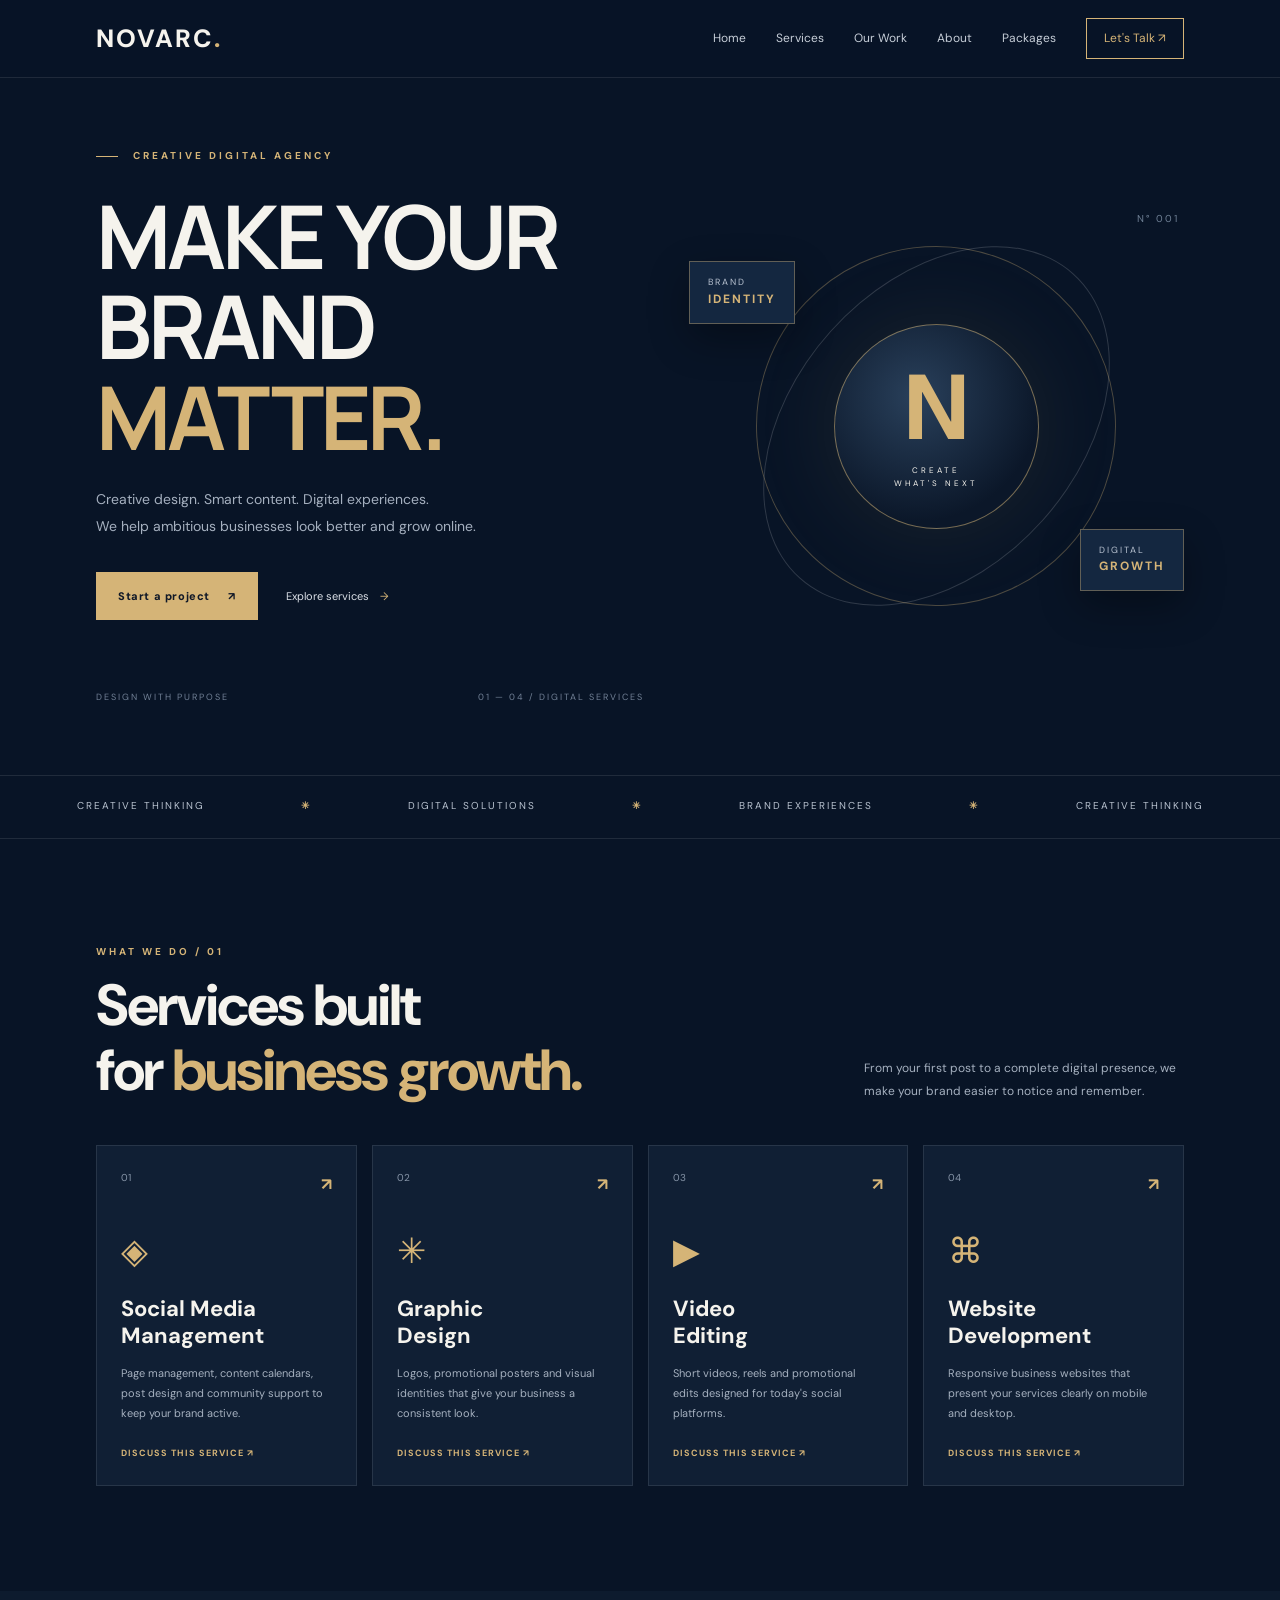
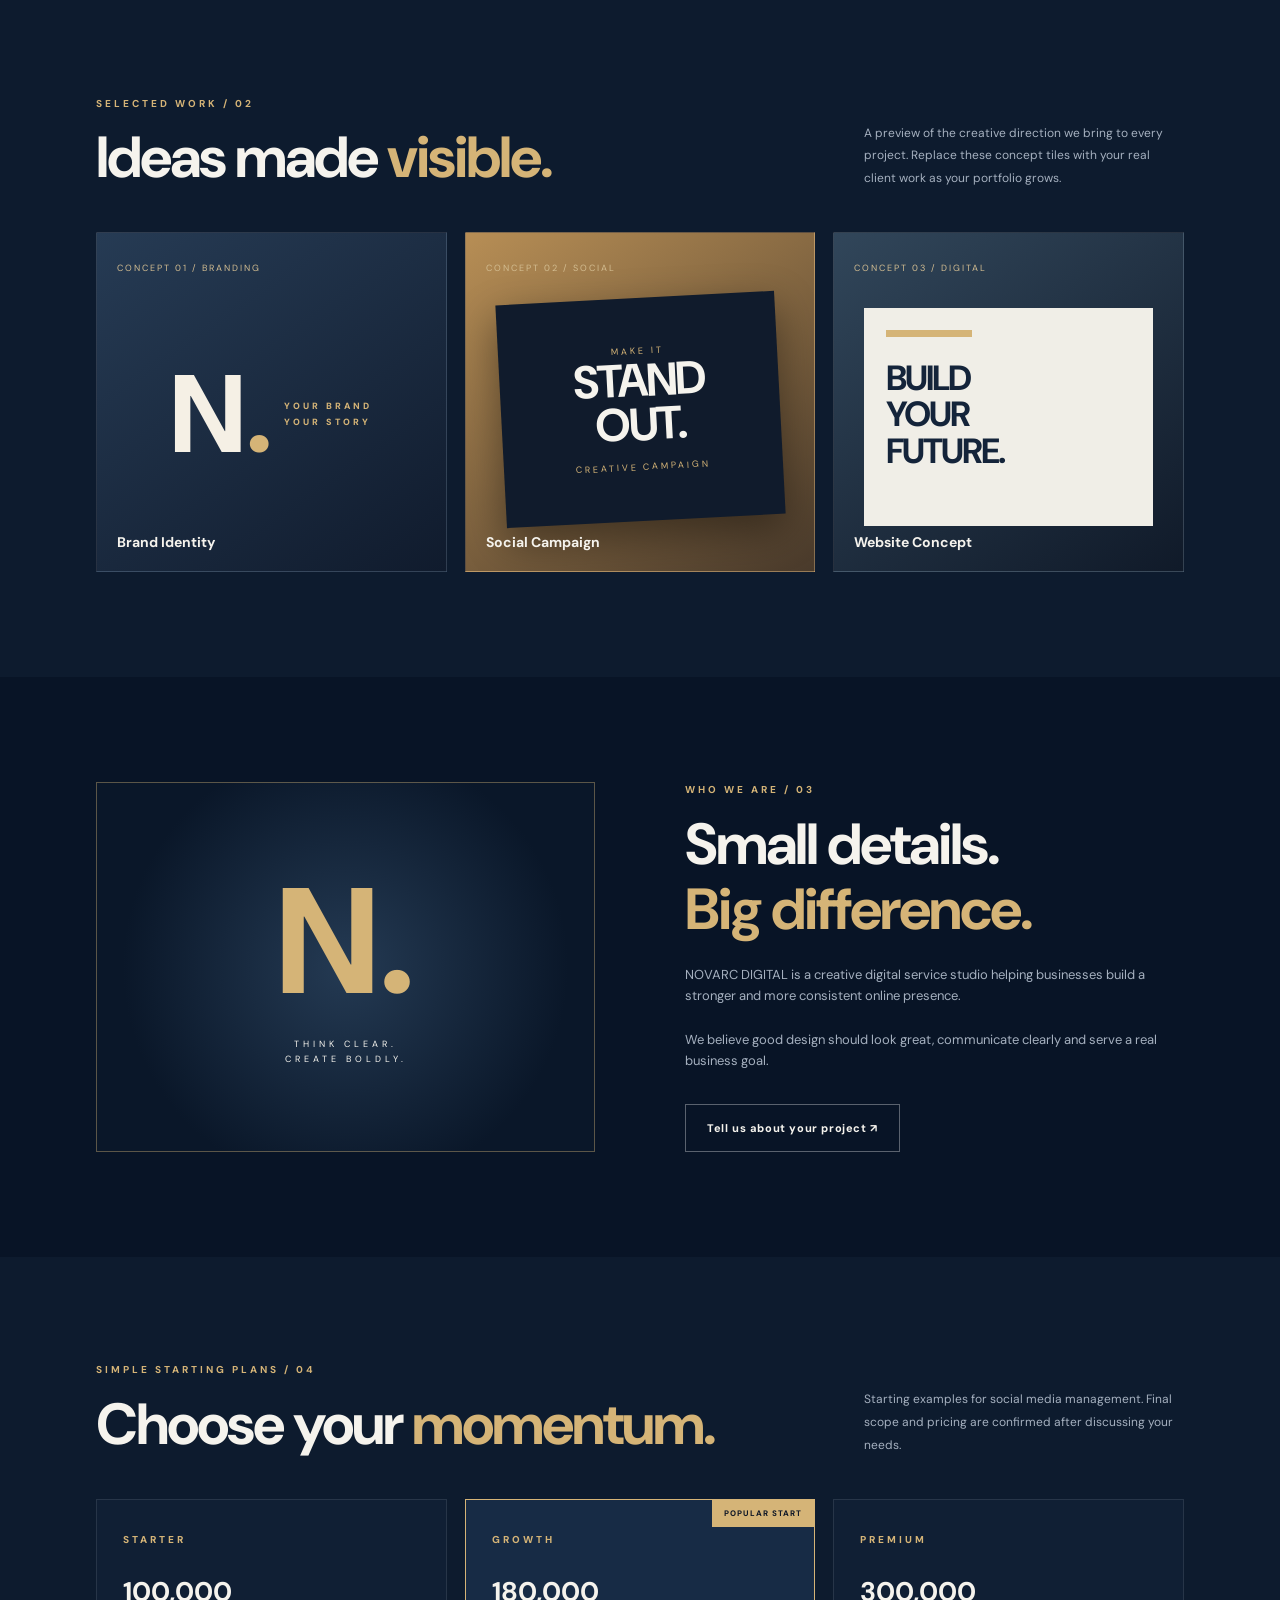
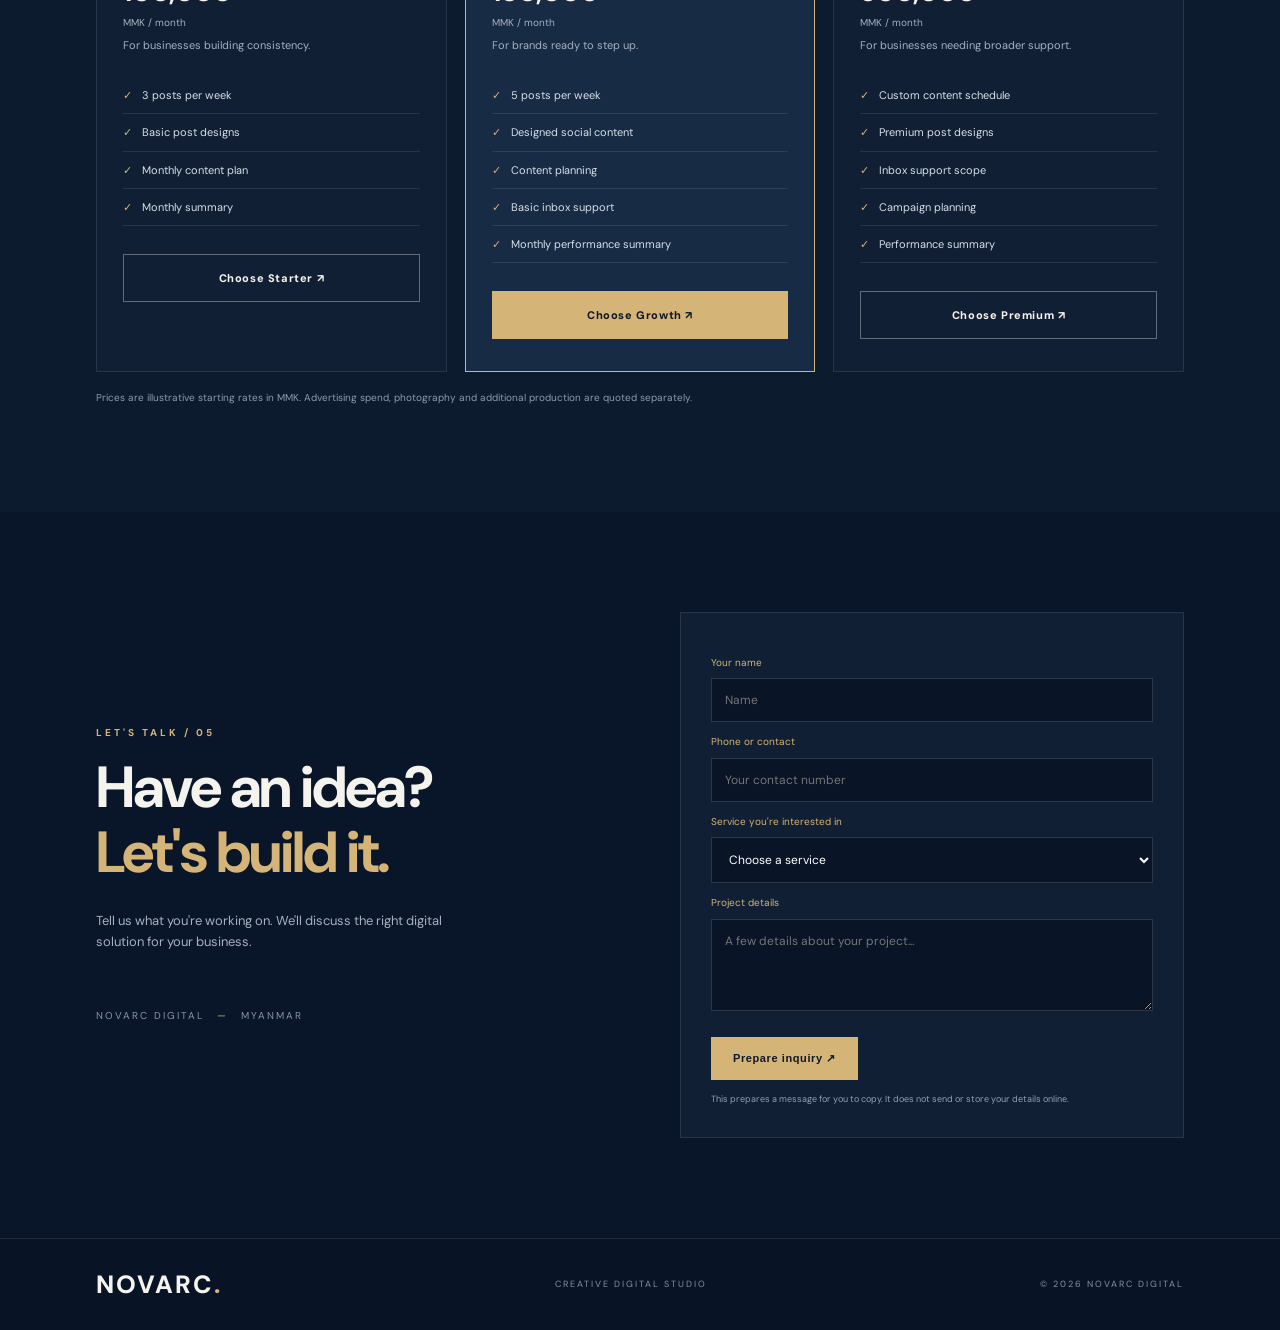
<file: index.html>
<!doctype html>
<html lang="en">
<head>
<meta charset="utf-8">
<meta name="viewport" content="width=device-width,initial-scale=1">
<meta name="theme-color" content="#081426">
<meta name="description" content="NOVARC DIGITAL — creative digital services for growing businesses.">
<title>NOVARC DIGITAL — Creative Digital Agency</title>
<link rel="stylesheet" href="style.css">
</head>
<body>
<header class="site-header">
  <a class="brand" href="#home">NOVARC<span>.</span></a>
  <button class="menu-toggle" id="menuToggle" aria-label="Toggle navigation" aria-expanded="false">☰</button>
  <nav id="mainNav">
    <a href="#home">Home</a><a href="#services">Services</a><a href="#work">Our Work</a>
    <a href="#about">About</a><a href="#pricing">Packages</a><a class="nav-cta" href="#contact">Let's Talk ↗</a>
  </nav>
</header>

<main>
<section class="hero section-wrap" id="home">
  <div class="hero-copy">
    <p class="eyebrow"><i></i> CREATIVE DIGITAL AGENCY</p>
    <h1>MAKE YOUR<br>BRAND <em>MATTER.</em></h1>
    <p class="lead">Creative design. Smart content. Digital experiences.<br>We help ambitious businesses look better and grow online.</p>
    <div class="actions"><a class="button button-gold" href="#contact">Start a project <b>↗</b></a><a class="text-link" href="#services">Explore services <span>→</span></a></div>
    <div class="hero-foot"><span>DESIGN WITH PURPOSE</span><span>01 — 04 / DIGITAL SERVICES</span></div>
  </div>
  <div class="hero-art" aria-label="Abstract NOVARC digital artwork">
    <div class="orbit orbit-a"></div><div class="orbit orbit-b"></div>
    <div class="art-core"><span>N</span><small>CREATE<br>WHAT'S NEXT</small></div>
    <div class="float-tag tag-top">BRAND<br><strong>IDENTITY</strong></div>
    <div class="float-tag tag-bottom">DIGITAL<br><strong>GROWTH</strong></div>
    <div class="art-index">N° 001</div>
  </div>
</section>

<div class="ticker"><span>CREATIVE THINKING</span><b>✳</b><span>DIGITAL SOLUTIONS</span><b>✳</b><span>BRAND EXPERIENCES</span><b>✳</b><span>CREATIVE THINKING</span></div>

<section class="section-wrap section" id="services">
  <div class="section-head"><div><p class="eyebrow">WHAT WE DO / 01</p><h2>Services built<br>for <em>business growth.</em></h2></div><p class="section-intro">From your first post to a complete digital presence, we make your brand easier to notice and remember.</p></div>
  <div class="service-grid">
    <article class="service-card"><div class="service-top"><span>01</span><b>↗</b></div><div class="service-symbol">◈</div><h3>Social Media<br>Management</h3><p>Page management, content calendars, post design and community support to keep your brand active.</p><a href="#contact">DISCUSS THIS SERVICE ↗</a></article>
    <article class="service-card"><div class="service-top"><span>02</span><b>↗</b></div><div class="service-symbol">✳</div><h3>Graphic<br>Design</h3><p>Logos, promotional posters and visual identities that give your business a consistent look.</p><a href="#contact">DISCUSS THIS SERVICE ↗</a></article>
    <article class="service-card"><div class="service-top"><span>03</span><b>↗</b></div><div class="service-symbol">▶</div><h3>Video<br>Editing</h3><p>Short videos, reels and promotional edits designed for today's social platforms.</p><a href="#contact">DISCUSS THIS SERVICE ↗</a></article>
    <article class="service-card"><div class="service-top"><span>04</span><b>↗</b></div><div class="service-symbol">⌘</div><h3>Website<br>Development</h3><p>Responsive business websites that present your services clearly on mobile and desktop.</p><a href="#contact">DISCUSS THIS SERVICE ↗</a></article>
  </div>
</section>

<section class="work-section" id="work"><div class="section-wrap section">
  <div class="section-head"><div><p class="eyebrow">SELECTED WORK / 02</p><h2>Ideas made <em>visible.</em></h2></div><p class="section-intro">A preview of the creative direction we bring to every project. Replace these concept tiles with your real client work as your portfolio grows.</p></div>
  <div class="work-grid">
    <article class="work-tile work-one"><span>CONCEPT 01 / BRANDING</span><div class="mock-brand">N<span>.</span><small>YOUR BRAND<br>YOUR STORY</small></div><h3>Brand Identity</h3></article>
    <article class="work-tile work-two"><span>CONCEPT 02 / SOCIAL</span><div class="poster"><small>MAKE IT</small><strong>STAND<br>OUT.</strong><i>CREATIVE CAMPAIGN</i></div><h3>Social Campaign</h3></article>
    <article class="work-tile work-three"><span>CONCEPT 03 / DIGITAL</span><div class="web-mock"><div></div><b>BUILD<br>YOUR<br>FUTURE.</b></div><h3>Website Concept</h3></article>
  </div>
</div></section>

<section class="section-wrap about-section section" id="about">
  <div class="about-mark"><span>N.</span><small>THINK CLEAR.<br>CREATE BOLDLY.</small></div>
  <div class="about-copy"><p class="eyebrow">WHO WE ARE / 03</p><h2>Small details.<br><em>Big difference.</em></h2><p>NOVARC DIGITAL is a creative digital service studio helping businesses build a stronger and more consistent online presence.</p><p>We believe good design should look great, communicate clearly and serve a real business goal.</p><a class="button button-outline" href="#contact">Tell us about your project ↗</a></div>
</section>

<section class="pricing-section" id="pricing"><div class="section-wrap section">
  <div class="section-head"><div><p class="eyebrow">SIMPLE STARTING PLANS / 04</p><h2>Choose your <em>momentum.</em></h2></div><p class="section-intro">Starting examples for social media management. Final scope and pricing are confirmed after discussing your needs.</p></div>
  <div class="pricing-grid">
    <article class="price-card"><p class="plan-name">STARTER</p><h3>100,000 <small>MMK / month</small></h3><p>For businesses building consistency.</p><ul><li>3 posts per week</li><li>Basic post designs</li><li>Monthly content plan</li><li>Monthly summary</li></ul><a href="#contact" class="button button-outline">Choose Starter ↗</a></article>
    <article class="price-card recommended"><div class="ribbon">POPULAR START</div><p class="plan-name">GROWTH</p><h3>180,000 <small>MMK / month</small></h3><p>For brands ready to step up.</p><ul><li>5 posts per week</li><li>Designed social content</li><li>Content planning</li><li>Basic inbox support</li><li>Monthly performance summary</li></ul><a href="#contact" class="button button-gold">Choose Growth ↗</a></article>
    <article class="price-card"><p class="plan-name">PREMIUM</p><h3>300,000 <small>MMK / month</small></h3><p>For businesses needing broader support.</p><ul><li>Custom content schedule</li><li>Premium post designs</li><li>Inbox support scope</li><li>Campaign planning</li><li>Performance summary</li></ul><a href="#contact" class="button button-outline">Choose Premium ↗</a></article>
  </div>
  <p class="fine-print">Prices are illustrative starting rates in MMK. Advertising spend, photography and additional production are quoted separately.</p>
</div></section>

<section class="contact-section" id="contact"><div class="section-wrap contact-layout">
  <div><p class="eyebrow">LET'S TALK / 05</p><h2>Have an idea?<br><em>Let's build it.</em></h2><p class="contact-text">Tell us what you're working on. We'll discuss the right digital solution for your business.</p><div class="contact-note">NOVARC DIGITAL <span>—</span> MYANMAR</div></div>
  <form id="inquiryForm" class="contact-form">
    <label for="name">Your name</label><input id="name" name="name" required placeholder="Name">
    <label for="phone">Phone or contact</label><input id="phone" name="phone" required placeholder="Your contact number">
    <label for="service">Service you're interested in</label><select id="service" name="service" required><option value="">Choose a service</option><option>Social Media Management</option><option>Graphic Design</option><option>Video Editing</option><option>Website Development</option><option>Multiple services</option></select>
    <label for="details">Project details</label><textarea id="details" name="details" rows="4" placeholder="A few details about your project..."></textarea>
    <button class="button button-gold" type="submit">Prepare inquiry ↗</button>
    <p class="form-help" id="formHelp">This prepares a message for you to copy. It does not send or store your details online.</p>
  </form>
</div></section>
</main>
<footer class="site-footer"><a class="brand" href="#home">NOVARC<span>.</span></a><p>CREATIVE DIGITAL STUDIO</p><p>© <span id="year"></span> NOVARC DIGITAL</p></footer>
<script src="script.js"></script>
</body></html>
</file>
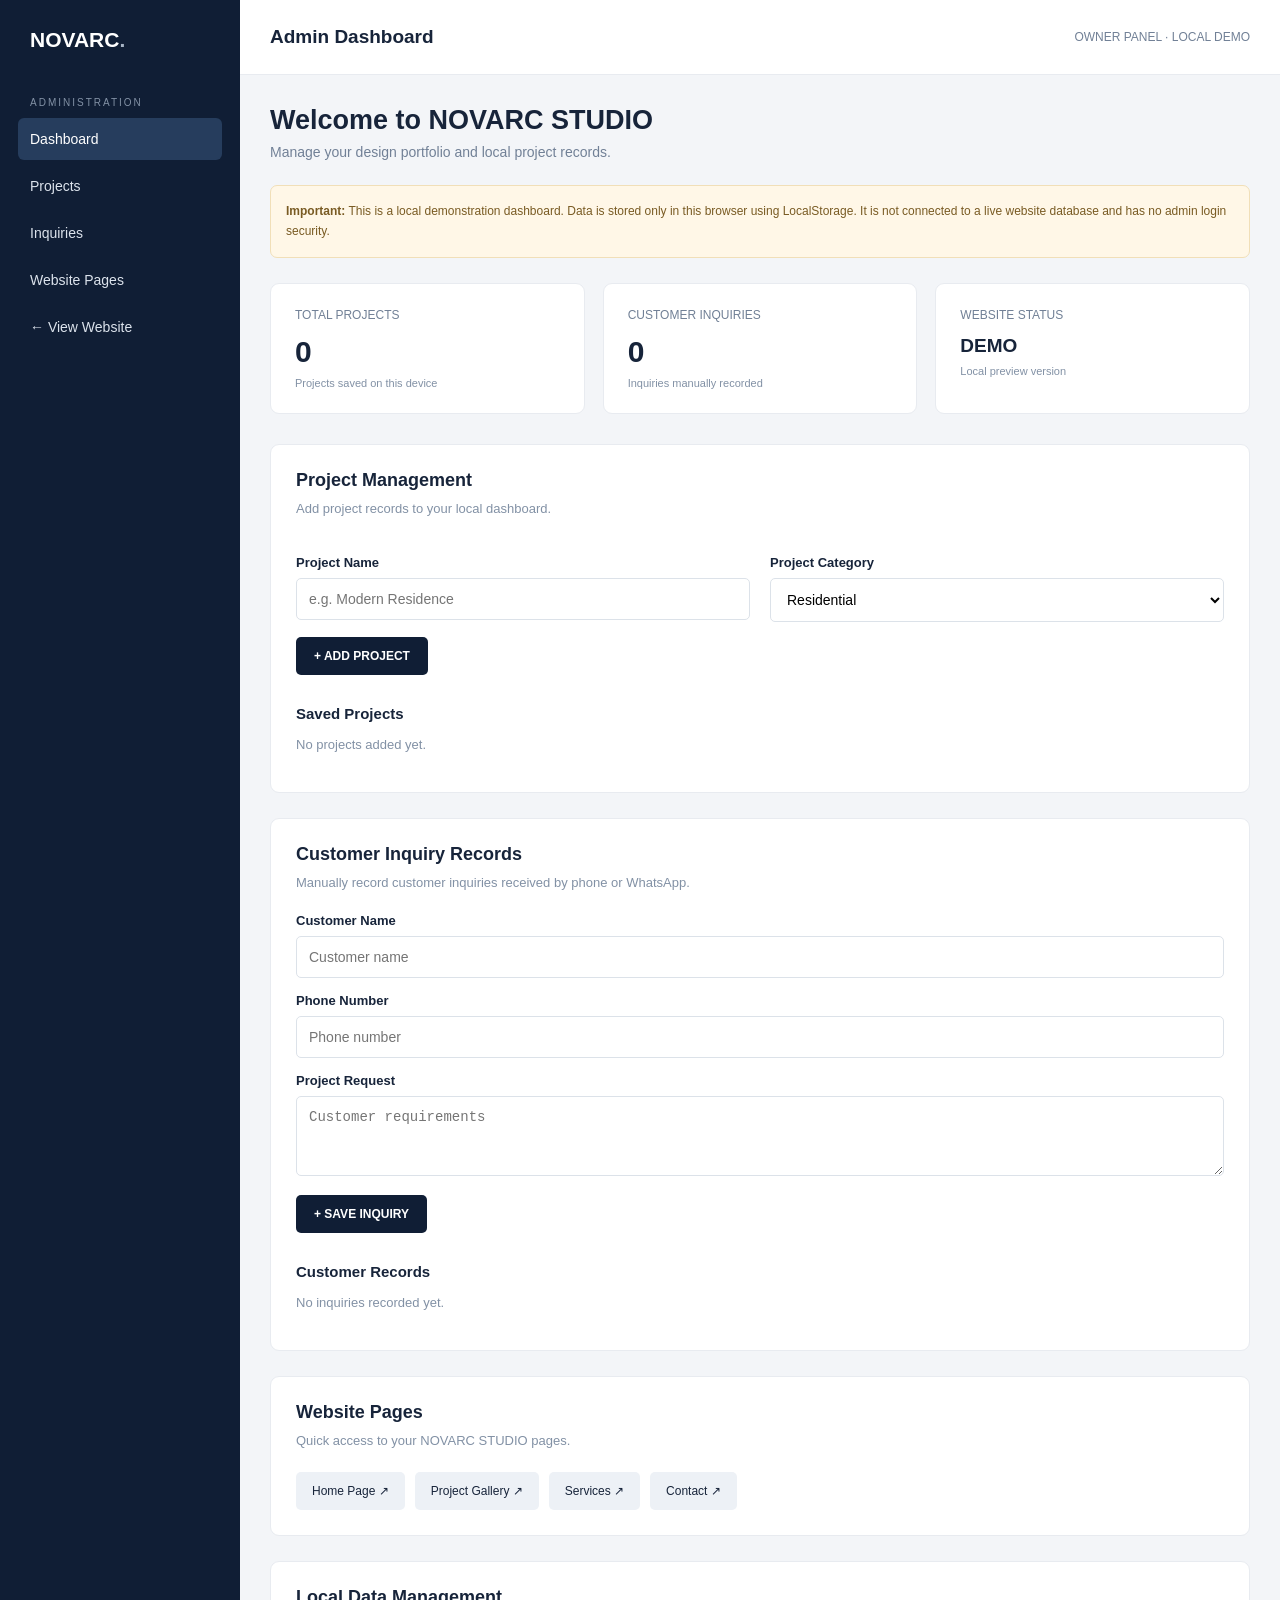
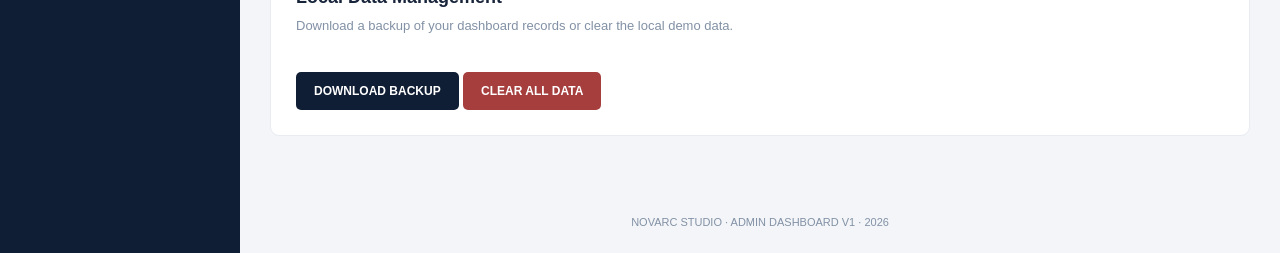
<file: admin.html>
<!DOCTYPE html>
<html lang="en">
<head>
<meta charset="UTF-8">
<meta name="viewport" content="width=device-width, initial-scale=1.0">
<title>Admin Dashboard | NOVARC STUDIO</title>

<style>
*{box-sizing:border-box;margin:0;padding:0}
body{font-family:Arial,sans-serif;background:#f3f5f8;color:#17243a}
.layout{display:flex;min-height:100vh}
.sidebar{width:240px;background:#101e35;color:white;padding:28px 18px;flex-shrink:0}
.brand{font-size:21px;font-weight:bold;padding:0 12px 35px}
.brand span{color:#a7b4c5}
.menu-title{font-size:10px;color:#8291a5;letter-spacing:2px;padding:10px 12px}
.sidebar a{display:block;color:#dce3ec;text-decoration:none;padding:13px 12px;border-radius:6px;font-size:14px;margin-bottom:5px}
.sidebar a:hover,.sidebar a.active{background:#263d5d;color:white}
.main{flex:1;min-width:0}
.topbar{height:75px;background:white;padding:0 30px;display:flex;align-items:center;justify-content:space-between;border-bottom:1px solid #e8ebf0}
.topbar h2{font-size:19px}
.admin-label{font-size:12px;color:#718096}
.content{padding:30px;max-width:1250px;margin:auto}
.welcome{margin-bottom:25px}
.welcome h1{font-size:27px;margin-bottom:8px}
.welcome p{color:#718096;font-size:14px}
.stats{display:grid;grid-template-columns:repeat(3,1fr);gap:18px;margin-bottom:30px}
.stat{background:white;padding:24px;border-radius:9px;border:1px solid #e8ebf0}
.stat p{font-size:12px;color:#718096;margin-bottom:13px}
.stat strong{font-size:30px}
.stat small{display:block;color:#8291a5;font-size:11px;margin-top:8px}
.panel{background:white;padding:25px;border-radius:9px;border:1px solid #e8ebf0;margin-bottom:25px}
.panel h2{font-size:18px;margin-bottom:8px}
.panel-desc{font-size:13px;color:#8291a5;margin-bottom:20px;line-height:1.6}
.grid{display:grid;grid-template-columns:1fr 1fr;gap:20px}
label{display:block;font-size:13px;font-weight:bold;margin:15px 0 8px}
input,select,textarea{width:100%;padding:12px;border:1px solid #dce2e9;border-radius:5px;font-size:14px;background:white}
textarea{height:80px;resize:vertical}
.btn{display:inline-block;border:0;background:#101e35;color:white;padding:12px 18px;border-radius:5px;font-size:12px;font-weight:bold;cursor:pointer;margin-top:15px}
.btn:hover{background:#263d5d}
.btn-danger{background:#a63e3e;margin:0}
.btn-danger:hover{background:#842d2d}
.project-item,.inquiry-item{border-top:1px solid #edf0f4;padding:15px 0;display:flex;justify-content:space-between;align-items:center;gap:12px}
.item-info strong{font-size:14px;display:block;margin-bottom:6px}
.item-info span{font-size:12px;color:#8291a5}
.quick-links{display:flex;flex-wrap:wrap;gap:10px}
.quick-links a{background:#edf1f6;color:#17243a;text-decoration:none;padding:12px 16px;border-radius:5px;font-size:12px}
.empty{font-size:13px;color:#8291a5;padding:15px 0}
.notice{background:#fff7e7;border:1px solid #f1dfb8;padding:15px;border-radius:7px;font-size:12px;color:#795b23;line-height:1.7;margin-bottom:25px}
footer{text-align:center;padding:25px;color:#8291a5;font-size:11px}
@media(max-width:800px){
.layout{display:block}
.sidebar{width:100%;padding:15px}
.brand{padding:5px 8px 15px}
.sidebar nav{display:flex;flex-wrap:wrap;gap:5px}
.sidebar a{padding:10px;font-size:12px}
.menu-title{display:none}
.topbar{height:60px;padding:0 18px}
.content{padding:20px 15px}
.stats{grid-template-columns:1fr 1fr}
.grid{grid-template-columns:1fr}
}
@media(max-width:430px){
.stats{grid-template-columns:1fr}
.welcome h1{font-size:23px}
.panel{padding:18px}
}
</style>
</head>

<body>

<div class="layout">

<aside class="sidebar">
<div class="brand">NOVARC<span>.</span></div>

<p class="menu-title">ADMINISTRATION</p>
<nav>
<a href="#overview" class="active">Dashboard</a>
<a href="#projects">Projects</a>
<a href="#inquiries">Inquiries</a>
<a href="#links">Website Pages</a>
<a href="index.html">← View Website</a>
</nav>
</aside>

<div class="main">

<header class="topbar">
<h2>Admin Dashboard</h2>
<span class="admin-label">OWNER PANEL · LOCAL DEMO</span>
</header>

<main class="content">

<section class="welcome" id="overview">
<h1>Welcome to NOVARC STUDIO</h1>
<p>Manage your design portfolio and local project records.</p>
</section>

<div class="notice">
<strong>Important:</strong> This is a local demonstration dashboard.
Data is stored only in this browser using LocalStorage.
It is not connected to a live website database and has no admin login security.
</div>

<section class="stats">
<div class="stat">
<p>TOTAL PROJECTS</p>
<strong id="projectCount">0</strong>
<small>Projects saved on this device</small>
</div>

<div class="stat">
<p>CUSTOMER INQUIRIES</p>
<strong id="inquiryCount">0</strong>
<small>Inquiries manually recorded</small>
</div>

<div class="stat">
<p>WEBSITE STATUS</p>
<strong style="font-size:19px">DEMO</strong>
<small>Local preview version</small>
</div>
</section>

<section class="panel" id="projects">
<h2>Project Management</h2>
<p class="panel-desc">Add project records to your local dashboard.</p>

<div class="grid">
<div>
<label for="projectName">Project Name</label>
<input id="projectName" placeholder="e.g. Modern Residence">
</div>

<div>
<label for="projectType">Project Category</label>
<select id="projectType">
<option value="Residential">Residential</option>
<option value="Commercial">Commercial</option>
<option value="Interior">Interior Design</option>
<option value="Visualization">3D Visualization</option>
</select>
</div>
</div>

<button class="btn" id="addProject">+ ADD PROJECT</button>

<h3 style="font-size:15px;margin-top:30px">Saved Projects</h3>
<div id="projectList">
<p class="empty">No projects added yet.</p>
</div>
</section>

<section class="panel" id="inquiries">
<h2>Customer Inquiry Records</h2>
<p class="panel-desc">
Manually record customer inquiries received by phone or WhatsApp.
</p>

<label for="customerName">Customer Name</label>
<input id="customerName" placeholder="Customer name">

<label for="customerPhone">Phone Number</label>
<input id="customerPhone" type="tel" placeholder="Phone number">

<label for="customerRequest">Project Request</label>
<textarea id="customerRequest" placeholder="Customer requirements"></textarea>

<button class="btn" id="addInquiry">+ SAVE INQUIRY</button>

<h3 style="font-size:15px;margin-top:30px">Customer Records</h3>
<div id="inquiryList">
<p class="empty">No inquiries recorded yet.</p>
</div>
</section>

<section class="panel" id="links">
<h2>Website Pages</h2>
<p class="panel-desc">Quick access to your NOVARC STUDIO pages.</p>

<div class="quick-links">
<a href="index.html">Home Page ↗</a>
<a href="gallery.html">Project Gallery ↗</a>
<a href="services.html">Services ↗</a>
<a href="contact.html">Contact ↗</a>
</div>
</section>

<section class="panel">
<h2>Local Data Management</h2>
<p class="panel-desc">
Download a backup of your dashboard records or clear the local demo data.
</p>
<button class="btn" id="exportData">DOWNLOAD BACKUP</button>
<button class="btn btn-danger" id="clearData">CLEAR ALL DATA</button>
</section>

</main>

<footer>
NOVARC STUDIO · ADMIN DASHBOARD V1 · 2026
</footer>

</div>
</div>

<script>
const projectKey = "novarc_admin_projects";
const inquiryKey = "novarc_admin_inquiries";

function getData(key){
    try{
        return JSON.parse(localStorage.getItem(key)) || [];
    }catch(error){
        return [];
    }
}

function saveData(key,data){
    localStorage.setItem(key,JSON.stringify(data));
}

function makeText(tag,text,className){
    const el = document.createElement(tag);
    el.textContent = text;
    if(className) el.className = className;
    return el;
}

function renderProjects(){
    const projects = getData(projectKey);
    const list = document.getElementById("projectList");
    list.replaceChildren();

    document.getElementById("projectCount").textContent = projects.length;

    if(projects.length === 0){
        list.append(makeText("p","No projects added yet.","empty"));
        return;
    }

    projects.forEach((project,index)=>{
        const item = makeText("div","","project-item");
        const info = makeText("div","","item-info");

        info.append(makeText("strong",project.name));
        info.append(makeText("span",project.type));

        const remove = makeText("button","DELETE","btn btn-danger");
        remove.type = "button";
        remove.addEventListener("click",()=>{
            if(confirm("Delete this project record?")){
                const updated = getData(projectKey);
                updated.splice(index,1);
                saveData(projectKey,updated);
                renderProjects();
            }
        });

        item.append(info,remove);
        list.append(item);
    });
}

function renderInquiries(){
    const inquiries = getData(inquiryKey);
    const list = document.getElementById("inquiryList");
    list.replaceChildren();

    document.getElementById("inquiryCount").textContent = inquiries.length;

    if(inquiries.length === 0){
        list.append(makeText("p","No inquiries recorded yet.","empty"));
        return;
    }

    inquiries.forEach((inquiry,index)=>{
        const item = makeText("div","","inquiry-item");
        const info = makeText("div","","item-info");

        info.append(makeText("strong",inquiry.name));
        info.append(makeText("span",inquiry.phone + " · " + inquiry.request));

        const remove = makeText("button","DELETE","btn btn-danger");
        remove.type = "button";
        remove.addEventListener("click",()=>{
            if(confirm("Delete this inquiry record?")){
                const updated = getData(inquiryKey);
                updated.splice(index,1);
                saveData(inquiryKey,updated);
                renderInquiries();
            }
        });

        item.append(info,remove);
        list.append(item);
    });
}

document.getElementById("addProject").addEventListener("click",()=>{
    const name = document.getElementById("projectName").value.trim();
    const type = document.getElementById("projectType").value;

    if(!name){
        alert("Please enter a project name.");
        return;
    }

    const projects = getData(projectKey);
    projects.push({name,type});
    saveData(projectKey,projects);

    document.getElementById("projectName").value = "";
    renderProjects();
    alert("Project record saved.");
});

document.getElementById("addInquiry").addEventListener("click",()=>{
    const name = document.getElementById("customerName").value.trim();
    const phone = document.getElementById("customerPhone").value.trim();
    const request = document.getElementById("customerRequest").value.trim();

    if(!name || !phone || !request){
        alert("Please complete all inquiry fields.");
        return;
    }

    const inquiries = getData(inquiryKey);
    inquiries.push({name,phone,request});
    saveData(inquiryKey,inquiries);

    document.getElementById("customerName").value = "";
    document.getElementById("customerPhone").value = "";
    document.getElementById("customerRequest").value = "";

    renderInquiries();
    alert("Inquiry record saved.");
});

document.getElementById("exportData").addEventListener("click",()=>{
    const backup = {
        projects:getData(projectKey),
        inquiries:getData(inquiryKey),
        exportedAt:new Date().toISOString()
    };

    const file = new Blob(
        [JSON.stringify(backup,null,2)],
        {type:"application/json"}
    );

    const url = URL.createObjectURL(file);
    const link = document.createElement("a");
    link.href = url;
    link.download = "novarc-dashboard-backup.json";
    link.click();
    URL.revokeObjectURL(url);
});

document.getElementById("clearData").addEventListener("click",()=>{
    if(confirm("Are you sure you want to clear all dashboard records?")){
        localStorage.removeItem(projectKey);
        localStorage.removeItem(inquiryKey);
        renderProjects();
        renderInquiries();
        alert("Local dashboard records cleared.");
    }
});

renderProjects();
renderInquiries();
</script>

</body>
</html>
</file>
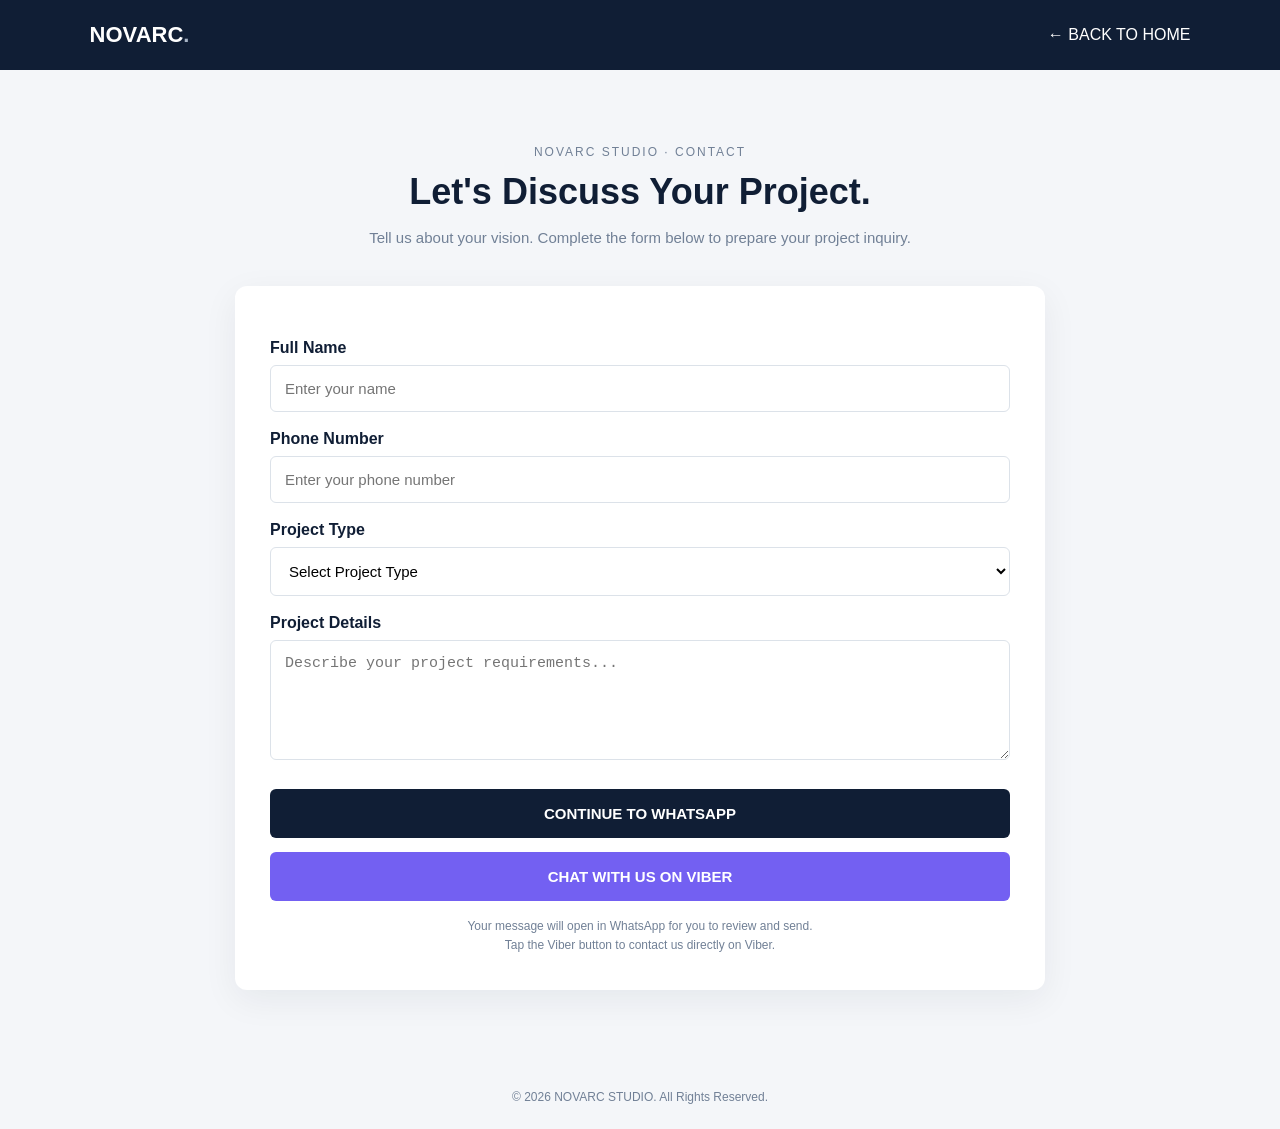
<file: contact.html>
<!DOCTYPE html>
<html lang="en">
<head>
<meta charset="UTF-8">
<meta name="viewport" content="width=device-width, initial-scale=1.0">
<title>Contact | NOVARC STUDIO</title>

<style>
*{
    box-sizing:border-box;
    margin:0;
    padding:0;
}

body{
    font-family:Arial,sans-serif;
    background:#f4f6f9;
    color:#101e35;
}

header{
    background:#101e35;
    color:white;
    padding:22px 7%;
    display:flex;
    justify-content:space-between;
    align-items:center;
}

.logo{
    font-size:22px;
    font-weight:bold;
    color:white;
    text-decoration:none;
}

.logo span{
    color:#a7b4c5;
}

header a:last-child{
    color:white;
    text-decoration:none;
}

main{
    max-width:850px;
    margin:55px auto;
    padding:20px;
}

.intro{
    text-align:center;
    margin-bottom:35px;
}

.intro p{
    color:#718096;
    font-size:12px;
    letter-spacing:2px;
    margin-bottom:12px;
}

h1{
    font-size:36px;
    margin-bottom:12px;
}

.intro .desc{
    font-size:15px;
    letter-spacing:0;
    line-height:1.7;
    color:#718096;
}

form{
    background:white;
    padding:35px;
    border-radius:12px;
    box-shadow:0 10px 35px #101e3510;
}

label{
    display:block;
    font-weight:bold;
    margin:18px 0 8px;
}

input,select,textarea{
    width:100%;
    padding:14px;
    border:1px solid #dce2e9;
    border-radius:6px;
    font-size:15px;
    background:white;
}

textarea{
    height:120px;
    resize:vertical;
}

button{
    width:100%;
    padding:16px;
    margin-top:25px;
    background:#101e35;
    color:white;
    border:0;
    border-radius:6px;
    font-size:15px;
    font-weight:bold;
    cursor:pointer;
}

button:hover{
    background:#263d5d;
}

/* VIBER BUTTON */

.viber-button{
    display:block;
    width:100%;
    padding:16px;
    margin-top:14px;
    background:#7360f2;
    color:white;
    border-radius:6px;
    text-align:center;
    text-decoration:none;
    font-size:15px;
    font-weight:bold;
    transition:0.3s;
}

.viber-button:hover{
    background:#5846d8;
}

.note{
    text-align:center;
    font-size:12px;
    color:#718096;
    margin-top:16px;
    line-height:1.6;
}

footer{
    text-align:center;
    padding:25px;
    color:#718096;
    font-size:12px;
}

@media(max-width:600px){
    h1{
        font-size:29px;
    }

    form{
        padding:23px;
    }

    main{
        margin:30px auto;
    }
}
</style>
</head>

<body>

<header>
<a href="index.html" class="logo">
NOVARC<span>.</span>
</a>

<a href="index.html">← BACK TO HOME</a>
</header>

<main>

<div class="intro">
<p>NOVARC STUDIO · CONTACT</p>

<h1>Let's Discuss Your Project.</h1>

<div class="desc">
Tell us about your vision. Complete the form below
to prepare your project inquiry.
</div>
</div>

<form id="contactForm">

<label for="name">Full Name</label>
<input
id="name"
type="text"
placeholder="Enter your name"
required
>

<label for="phone">Phone Number</label>
<input
id="phone"
type="tel"
placeholder="Enter your phone number"
required
>

<label for="type">Project Type</label>

<select id="type" required>
<option value="">Select Project Type</option>
<option>Residential Building</option>
<option>Commercial Building</option>
<option>Interior Design</option>
<option>3D Visualization</option>
<option>Other</option>
</select>

<label for="details">Project Details</label>

<textarea
id="details"
placeholder="Describe your project requirements..."
required
></textarea>

<button type="submit">
CONTINUE TO WHATSAPP
</button>

<a
class="viber-button"
href="viber://chat?number=%2B959759707342"
>
CHAT WITH US ON VIBER
</a>

<p class="note">
Your message will open in WhatsApp for you to review and send.
<br>
Tap the Viber button to contact us directly on Viber.
</p>

</form>
</main>

<footer>
© 2026 NOVARC STUDIO. All Rights Reserved.
</footer>

<script>

const form = document.getElementById("contactForm");

form.addEventListener("submit", function(event){

    event.preventDefault();

    const name =
    document.getElementById("name").value.trim();

    const phone =
    document.getElementById("phone").value.trim();

    const type =
    document.getElementById("type").value;

    const details =
    document.getElementById("details").value.trim();

    const whatsappNumber = "959759707342";

    const message =
`NOVARC STUDIO - PROJECT INQUIRY

Name: ${name}
Phone: ${phone}
Project Type: ${type}

Project Details:
${details}`;

    const url =
    "https://wa.me/" + whatsappNumber +
    "?text=" + encodeURIComponent(message);

    window.open(url, "_blank");

});

</script>

</body>
</html>
</file>
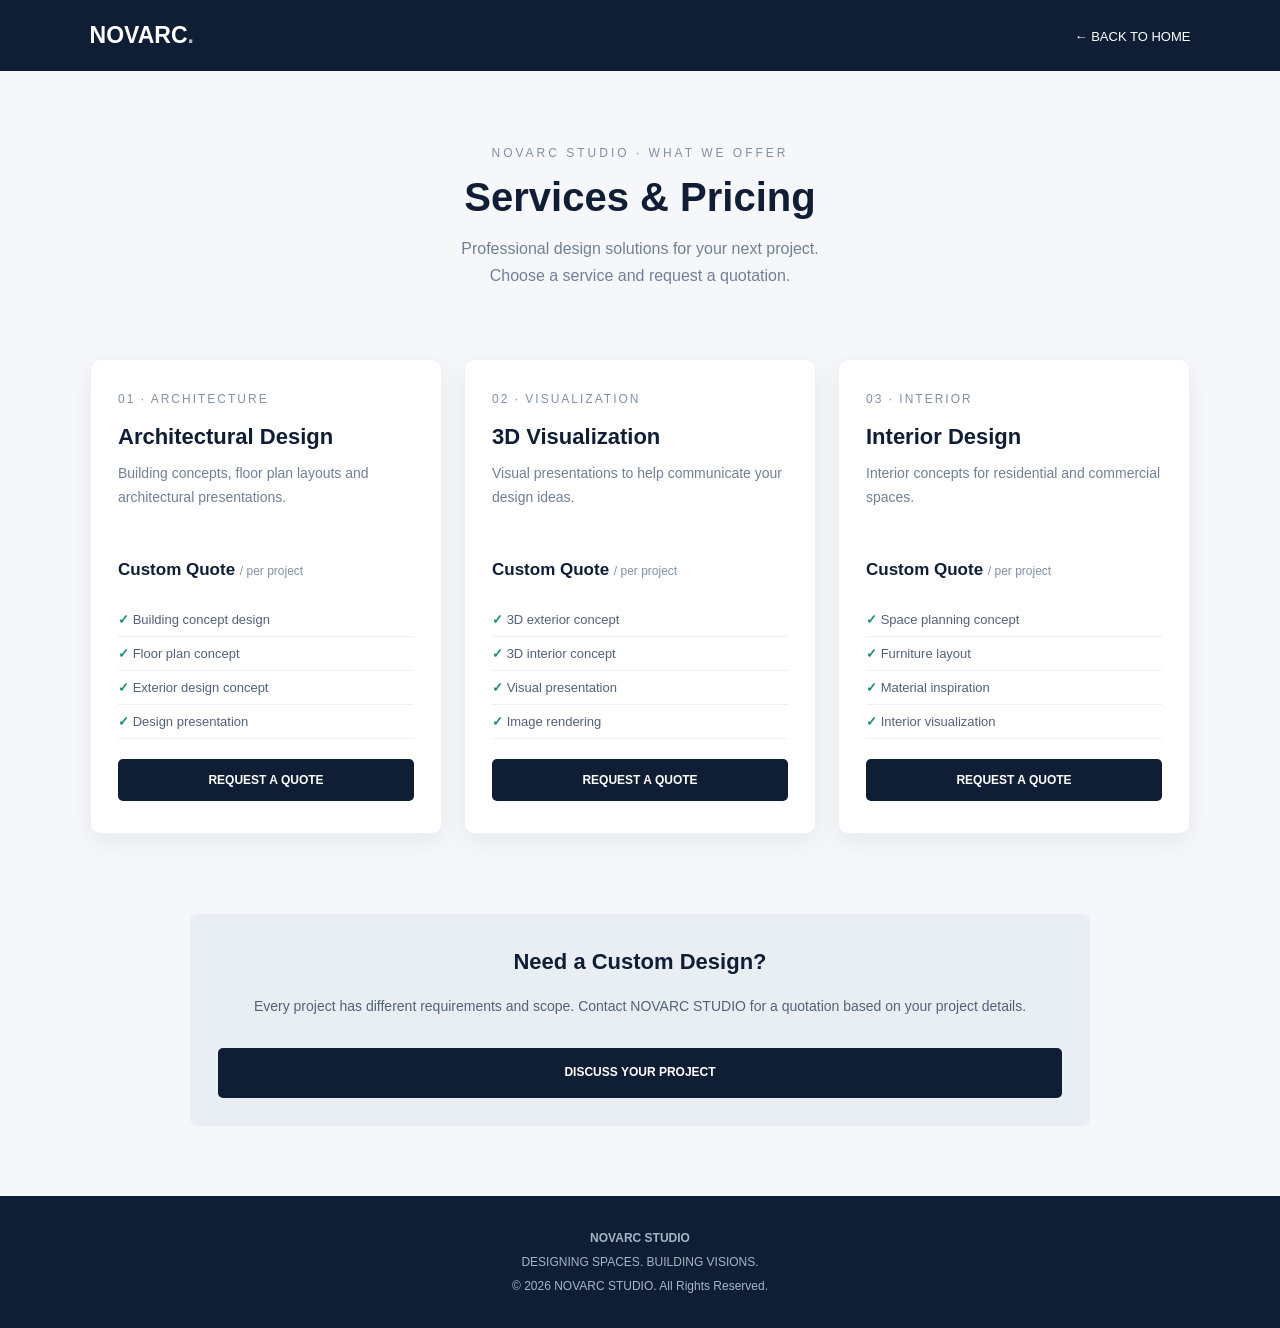
<file: services.html>
<!DOCTYPE html>
<html lang="en">
<head>
<meta charset="UTF-8">
<meta name="viewport" content="width=device-width, initial-scale=1.0">
<title>Services & Pricing | NOVARC STUDIO</title>

<style>
*{box-sizing:border-box;margin:0;padding:0}
body{font-family:Arial,sans-serif;background:#f5f7fa;color:#101e35}
header{background:#101e35;padding:22px 7%;display:flex;justify-content:space-between;align-items:center}
.logo{color:white;text-decoration:none;font-size:23px;font-weight:bold}
.logo span{color:#a7b4c5}
header nav a{color:white;text-decoration:none;font-size:13px}
.hero{text-align:center;padding:75px 20px 45px}
.eyebrow{font-size:12px;letter-spacing:3px;color:#8191a5;margin-bottom:15px}
h1{font-size:40px;margin-bottom:15px}
.hero p:last-child{color:#718096;line-height:1.7}
.services{max-width:1150px;margin:auto;padding:25px 25px 80px;display:grid;grid-template-columns:repeat(3,1fr);gap:22px}
.card{background:white;padding:32px 27px;border-radius:10px;box-shadow:0 8px 25px #101e3510;border:1px solid #edf0f4}
.number{font-size:12px;letter-spacing:2px;color:#8191a5}
h2{font-size:22px;margin:18px 0 12px}
.description{color:#718096;font-size:14px;line-height:1.7;min-height:75px}
.price{font-size:17px;font-weight:bold;margin:23px 0;color:#101e35}
.price span{font-size:12px;font-weight:normal;color:#8191a5}
ul{list-style:none;margin:20px 0}
li{font-size:13px;color:#536277;padding:9px 0;border-bottom:1px solid #edf0f4}
li::before{content:"✓ ";color:#178b78;font-weight:bold}
.btn{display:block;text-align:center;text-decoration:none;background:#101e35;color:white;padding:14px;border-radius:5px;font-size:12px;font-weight:bold}
.btn:hover{background:#263d5d}
.notice{max-width:900px;margin:0 auto 70px;background:#e9eef4;padding:28px;border-radius:8px;text-align:center;line-height:1.8}
.notice h2{margin-top:0}
.notice p{font-size:14px;color:#536277}
footer{background:#101e35;color:#a7b4c5;text-align:center;padding:30px;font-size:12px;line-height:2}
@media(max-width:850px){.services{grid-template-columns:repeat(2,1fr)}}
@media(max-width:580px){.services{grid-template-columns:1fr}h1{font-size:31px}.description{min-height:0}}
</style>
</head>

<body>

<header>
<a href="index.html" class="logo">NOVARC<span>.</span></a>
<nav><a href="index.html">← BACK TO HOME</a></nav>
</header>

<section class="hero">
<p class="eyebrow">NOVARC STUDIO · WHAT WE OFFER</p>
<h1>Services & Pricing</h1>
<p>
Professional design solutions for your next project.<br>
Choose a service and request a quotation.
</p>
</section>

<section class="services">

<article class="card">
<p class="number">01 · ARCHITECTURE</p>
<h2>Architectural Design</h2>
<p class="description">
Building concepts, floor plan layouts and architectural presentations.
</p>
<p class="price">Custom Quote <span>/ per project</span></p>
<ul>
<li>Building concept design</li>
<li>Floor plan concept</li>
<li>Exterior design concept</li>
<li>Design presentation</li>
</ul>
<a class="btn" href="contact.html">REQUEST A QUOTE</a>
</article>

<article class="card">
<p class="number">02 · VISUALIZATION</p>
<h2>3D Visualization</h2>
<p class="description">
Visual presentations to help communicate your design ideas.
</p>
<p class="price">Custom Quote <span>/ per project</span></p>
<ul>
<li>3D exterior concept</li>
<li>3D interior concept</li>
<li>Visual presentation</li>
<li>Image rendering</li>
</ul>
<a class="btn" href="contact.html">REQUEST A QUOTE</a>
</article>

<article class="card">
<p class="number">03 · INTERIOR</p>
<h2>Interior Design</h2>
<p class="description">
Interior concepts for residential and commercial spaces.
</p>
<p class="price">Custom Quote <span>/ per project</span></p>
<ul>
<li>Space planning concept</li>
<li>Furniture layout</li>
<li>Material inspiration</li>
<li>Interior visualization</li>
</ul>
<a class="btn" href="contact.html">REQUEST A QUOTE</a>
</article>

</section>

<section class="notice">
<h2>Need a Custom Design?</h2>
<p>
Every project has different requirements and scope.
Contact NOVARC STUDIO for a quotation based on your project details.
</p>
<br>
<a class="btn" href="contact.html">DISCUSS YOUR PROJECT</a>
</section>

<footer>
<strong>NOVARC STUDIO</strong><br>
DESIGNING SPACES. BUILDING VISIONS.<br>
© 2026 NOVARC STUDIO. All Rights Reserved.
</footer>

</body>
</html>
</file>
<file: style.css>
@import url('https://fonts.googleapis.com/css2?family=DM+Sans:wght@400;500;600;700;800&family=Manrope:wght@400;500;600;700;800&display=swap');
:root{--bg:#081426;--panel:#101f34;--panel2:#142740;--gold:#d5b477;--white:#f5f3ed;--muted:#a5b0bf;--line:#ffffff19}
*{box-sizing:border-box;margin:0;padding:0}html{scroll-behavior:smooth;scroll-padding-top:85px}body{background:var(--bg);color:var(--white);font-family:'DM Sans',Arial,sans-serif;line-height:1.65}a{color:inherit;text-decoration:none}.site-header{height:78px;padding:0 7.5%;display:flex;align-items:center;justify-content:space-between;border-bottom:1px solid var(--line);position:sticky;top:0;background:#081426f2;backdrop-filter:blur(14px);z-index:10}.brand{font-size:25px;font-weight:800;letter-spacing:2px}.brand span,.hero h1 em,.section h2 em,.about-copy h2 em,.contact-layout h2 em{color:var(--gold);font-style:normal}.site-header nav{display:flex;gap:30px;align-items:center}.site-header nav a{font-size:12px;color:#c6ced8}.site-header nav a:hover{color:var(--gold)}.nav-cta{border:1px solid var(--gold);padding:10px 17px;color:var(--gold)!important}.menu-toggle{display:none;background:none;border:0;color:white;font-size:25px}.section-wrap{width:min(1200px,85%);margin:auto}.hero{min-height:650px;display:grid;grid-template-columns:1.05fr .95fr;align-items:center;gap:45px;padding-top:70px;padding-bottom:70px}.eyebrow{font-size:10px;letter-spacing:3px;color:var(--gold);font-weight:700}.eyebrow i{display:inline-block;width:22px;height:1px;background:var(--gold);vertical-align:middle;margin-right:10px}.hero h1{font-family:Manrope,sans-serif;font-size:clamp(52px,7.2vw,88px);line-height:1.03;letter-spacing:-4px;margin:25px 0}.lead{font-size:14px;color:var(--muted);line-height:1.9}.actions{display:flex;align-items:center;gap:28px;margin-top:32px;flex-wrap:wrap}.button{display:inline-flex;align-items:center;justify-content:center;gap:18px;padding:14px 21px;font-size:11px;font-weight:800;letter-spacing:.6px;border:1px solid transparent;cursor:pointer}.button-gold{background:var(--gold);color:#101827}.button-gold:hover{background:#eed29d}.button-outline{border-color:#ffffff55;color:var(--white)}.button-outline:hover{border-color:var(--gold);color:var(--gold)}.text-link{font-size:11px;color:#dce1e8}.text-link span{color:var(--gold);padding-left:8px}.hero-foot{display:flex;justify-content:space-between;gap:15px;margin-top:70px;color:#728196;font-size:9px;letter-spacing:2px}.hero-art{height:440px;position:relative;display:grid;place-items:center}.orbit{position:absolute;border:1px solid #d5b47755;border-radius:50%;transform:rotate(-25deg)}.orbit-a{width:360px;height:360px}.orbit-b{width:285px;height:410px;border-color:#ffffff28;transform:rotate(42deg)}.art-core{width:205px;height:205px;border-radius:50%;background:radial-gradient(circle at 40% 35%,#29405b,#0b1729 70%);border:1px solid #d5b47788;display:flex;flex-direction:column;align-items:center;justify-content:center;box-shadow:0 0 90px #d5b47719}.art-core span{font-size:92px;font-weight:800;line-height:1;color:var(--gold)}.art-core small{font-size:8px;letter-spacing:3px;text-align:center;margin-top:10px}.float-tag{position:absolute;background:#142740;border:1px solid #d5b47766;padding:13px 18px;font-size:9px;letter-spacing:2px;color:#b8c2d0;box-shadow:0 15px 40px #0005}.float-tag strong{color:var(--gold);font-size:12px}.tag-top{top:55px;left:0}.tag-bottom{bottom:55px;right:0}.art-index{position:absolute;right:5px;top:5px;color:#6f8095;font-size:10px;letter-spacing:2px}.ticker{height:64px;border-top:1px solid var(--line);border-bottom:1px solid var(--line);display:flex;align-items:center;justify-content:space-evenly;gap:20px;flex-wrap:wrap;color:#b9c3d0;font-size:10px;letter-spacing:2px}.ticker b{color:var(--gold)}.section{padding-top:105px;padding-bottom:105px}.section-head{display:flex;justify-content:space-between;align-items:end;gap:35px;margin-bottom:42px}.section h2,.about-copy h2,.contact-layout h2{font-size:clamp(37px,5vw,58px);line-height:1.12;letter-spacing:-2px;margin-top:13px}.section-intro{max-width:320px;color:var(--muted);font-size:12px;line-height:1.9}.service-grid{display:grid;grid-template-columns:repeat(4,1fr);gap:15px}.service-card{min-height:320px;padding:24px;background:var(--panel);border:1px solid var(--line);transition:.25s;display:flex;flex-direction:column}.service-card:hover{transform:translateY(-6px);border-color:#d5b47788}.service-top{display:flex;justify-content:space-between;color:#8795a8;font-size:10px}.service-top b{color:var(--gold);font-size:17px}.service-symbol{font-size:35px;color:var(--gold);margin:25px 0 14px}.service-card h3{font-size:22px;line-height:1.25;margin-bottom:13px}.service-card p{font-size:11px;color:var(--muted);line-height:1.85;flex:1}.service-card>a{font-size:9px;color:var(--gold);letter-spacing:1px;margin-top:22px;font-weight:700}.work-section{background:#0d1b2e}.work-grid{display:grid;grid-template-columns:repeat(3,1fr);gap:18px}.work-tile{min-height:340px;padding:20px;position:relative;overflow:hidden;background:#1a2c43;border:1px solid var(--line)}.work-tile>span{font-size:9px;letter-spacing:2px;color:#d3bd91}.work-tile h3{position:absolute;bottom:17px;left:20px;font-size:14px}.work-one{background:linear-gradient(145deg,#263b54,#101b2d)}.mock-brand{position:absolute;inset:70px 0 45px;display:flex;align-items:center;justify-content:center;font-size:110px;font-weight:800;color:#f5f0e5}.mock-brand span{color:var(--gold)}.mock-brand small{font-size:9px;letter-spacing:3px;line-height:1.7;margin-left:12px;color:#d5b477}.work-two{background:linear-gradient(145deg,#b78e55,#493a2b)}.poster{position:absolute;inset:65px 35px 50px;background:#101b2c;display:flex;flex-direction:column;align-items:center;justify-content:center;transform:rotate(-3deg);box-shadow:0 15px 40px #0006}.poster small,.poster i{font-size:9px;letter-spacing:3px;color:var(--gold);font-style:normal}.poster strong{font-size:46px;line-height:.95;text-align:center;letter-spacing:-2px}.poster i{margin-top:14px}.work-three{background:linear-gradient(145deg,#31465a,#101a29)}.web-mock{position:absolute;inset:75px 30px 45px;background:#f0eee7;color:#14243a;padding:22px}.web-mock div{height:7px;background:#d5b477;width:35%;margin-bottom:25px}.web-mock b{font-size:35px;line-height:.95;letter-spacing:-2px}.about-section{display:grid;grid-template-columns:1fr 1fr;gap:90px;align-items:center}.about-mark{height:370px;background:radial-gradient(circle,#243a53,#0a1729 72%);border:1px solid #d5b47766;display:flex;flex-direction:column;align-items:center;justify-content:center}.about-mark span{font-size:150px;font-weight:800;color:var(--gold);line-height:1}.about-mark small{font-size:9px;letter-spacing:4px;text-align:center;margin-top:20px}.about-copy>p:not(.eyebrow){font-size:13px;color:var(--muted);margin:22px 0;max-width:500px}.about-copy .button{margin-top:10px}.pricing-section{background:#0d1b2e}.pricing-grid{display:grid;grid-template-columns:repeat(3,1fr);gap:18px;align-items:stretch}.price-card{background:var(--panel);border:1px solid var(--line);padding:32px 26px;position:relative}.price-card.recommended{border-color:var(--gold);background:#172b45}.ribbon{position:absolute;right:0;top:0;background:var(--gold);color:#101827;font-size:8px;letter-spacing:1px;font-weight:800;padding:7px 12px}.plan-name{font-size:10px;letter-spacing:3px;color:var(--gold);font-weight:800}.price-card h3{font-size:27px;margin:22px 0 5px}.price-card h3 small{display:block;font-size:10px;color:var(--muted);font-weight:400}.price-card>p:not(.plan-name){font-size:11px;color:var(--muted)}.price-card ul{list-style:none;margin:23px 0 28px}.price-card li{font-size:11px;color:#d8dfe7;padding:9px 0;border-bottom:1px solid var(--line)}.price-card li:before{content:'✓';color:var(--gold);margin-right:10px}.price-card .button{width:100%}.fine-print{font-size:10px;color:#8d9bad;margin-top:18px}.contact-section{background:#091629;padding:100px 0}.contact-layout{display:grid;grid-template-columns:1fr 1fr;gap:80px;align-items:center}.contact-text{font-size:13px;color:var(--muted);max-width:390px;margin:25px 0}.contact-note{font-size:10px;letter-spacing:2px;color:#8795a8;margin-top:55px}.contact-note span{color:var(--gold);padding:0 8px}.contact-form{padding:30px;background:var(--panel);border:1px solid var(--line)}.contact-form label{display:block;font-size:10px;color:var(--gold);margin:12px 0 7px}.contact-form input,.contact-form select,.contact-form textarea{width:100%;background:#091426;border:1px solid #ffffff25;padding:13px;color:white;font:12px 'DM Sans',sans-serif;outline:none;border-radius:0}.contact-form input:focus,.contact-form select:focus,.contact-form textarea:focus{border-color:var(--gold)}.contact-form select option{background:#091426}.contact-form button{margin-top:18px}.form-help{font-size:9px;color:#92a0b2;margin-top:12px}.site-footer{min-height:90px;padding:25px 7.5%;display:flex;align-items:center;justify-content:space-between;gap:18px;flex-wrap:wrap;border-top:1px solid var(--line)}.site-footer p{font-size:9px;letter-spacing:2px;color:#8492a5}
@media(max-width:900px){.site-header{padding:0 5%}.site-header nav{gap:16px}.section-wrap{width:90%}.service-grid{grid-template-columns:repeat(2,1fr)}.hero{gap:15px}.about-section{gap:40px}.contact-layout{gap:35px}}
@media(max-width:680px){.site-header{height:68px}.menu-toggle{display:block}.site-header nav{display:none;position:absolute;top:68px;left:0;right:0;background:#101f34;padding:22px 7%;flex-direction:column;align-items:flex-start;border-bottom:1px solid var(--line)}.site-header nav.open{display:flex}.hero{grid-template-columns:1fr;padding-top:65px;padding-bottom:45px}.hero h1{font-size:clamp(49px,14vw,72px);letter-spacing:-3px}.hero-art{height:340px}.orbit-a{width:270px;height:270px}.orbit-b{width:220px;height:320px}.art-core{width:160px;height:160px}.art-core span{font-size:72px}.tag-top{top:30px}.tag-bottom{bottom:30px}.hero-foot{margin-top:45px;font-size:8px}.ticker{height:auto;padding:20px 10px;font-size:8px}.section{padding-top:75px;padding-bottom:75px}.section-head{display:block}.section-intro{margin-top:17px}.service-grid,.work-grid,.pricing-grid{grid-template-columns:1fr}.service-card{min-height:270px}.work-tile{min-height:310px}.about-section,.contact-layout{grid-template-columns:1fr;gap:38px}.about-mark{height:280px}.about-mark span{font-size:115px}.contact-section{padding:75px 0}.contact-form{padding:22px}.site-footer{align-items:flex-start;flex-direction:column}.actions{gap:20px}}
</file>
